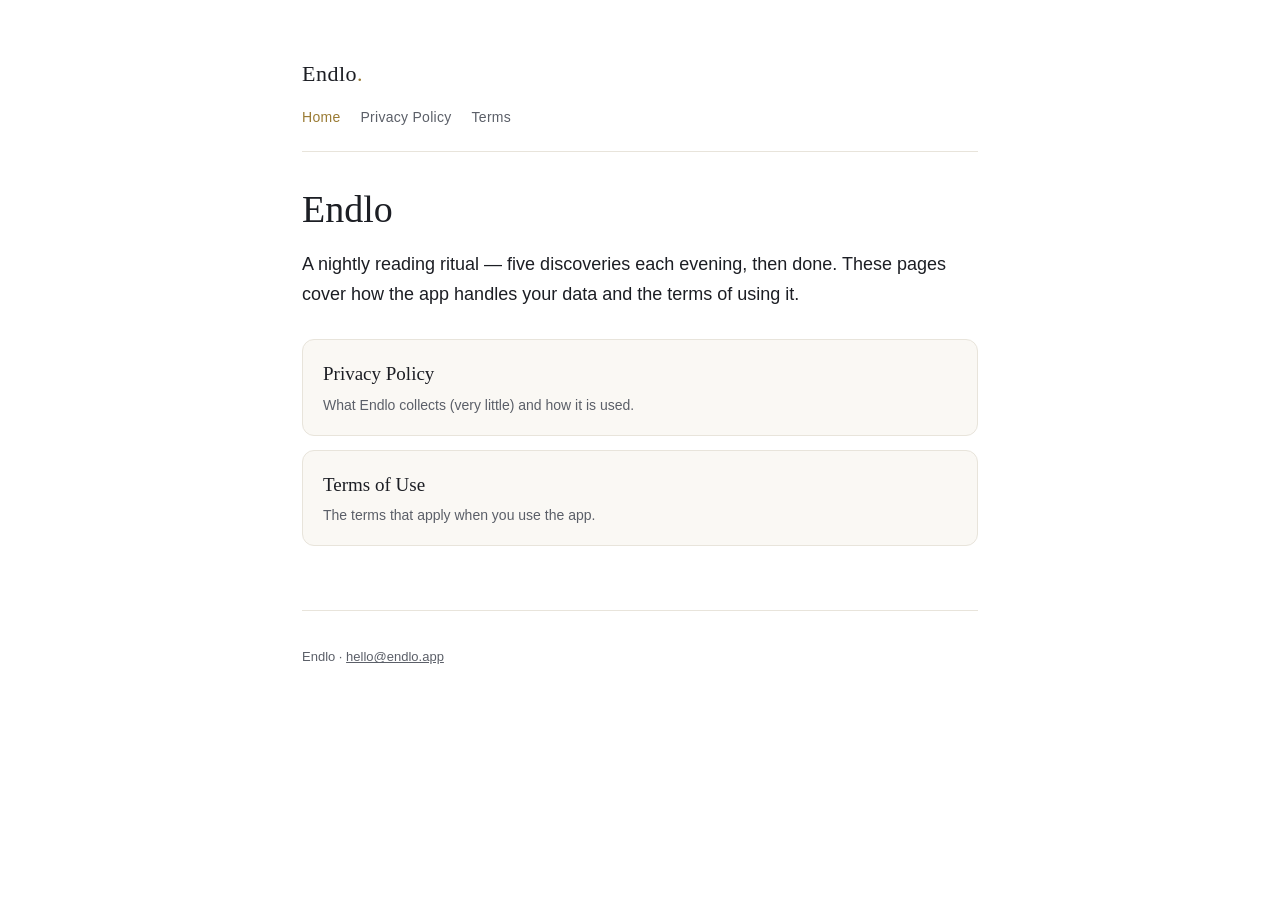
<file: index.html>
<!doctype html>
<html lang="en">
<head>
<meta charset="utf-8" />
<meta name="viewport" content="width=device-width, initial-scale=1" />
<title>Endlo — Legal</title>
<meta name="description" content="Endlo mobile app — Privacy Policy and Terms of Use." />
<link rel="stylesheet" href="style.css" />
</head>
<body>
<div class="wrap">
  <header>
    <a class="brand" href="./">Endlo<span class="dot">.</span></a>
    <nav>
      <a href="./" class="active">Home</a>
      <a href="policy/">Privacy Policy</a>
      <a href="legal/">Terms</a>
    </nav>
  </header>

  <main>
    <h1>Endlo</h1>
    <p class="lead">A nightly reading ritual — five discoveries each evening, then done. These pages cover how the app handles your data and the terms of using it.</p>

    <div class="home-links">
      <a href="policy/">Privacy Policy<span>What Endlo collects (very little) and how it is used.</span></a>
      <a href="legal/">Terms of Use<span>The terms that apply when you use the app.</span></a>
    </div>
  </main>

  <footer>
    <p>Endlo · <a href="mailto:hello@endlo.app">hello@endlo.app</a></p>
  </footer>
</div>
</body>
</html>
</file>
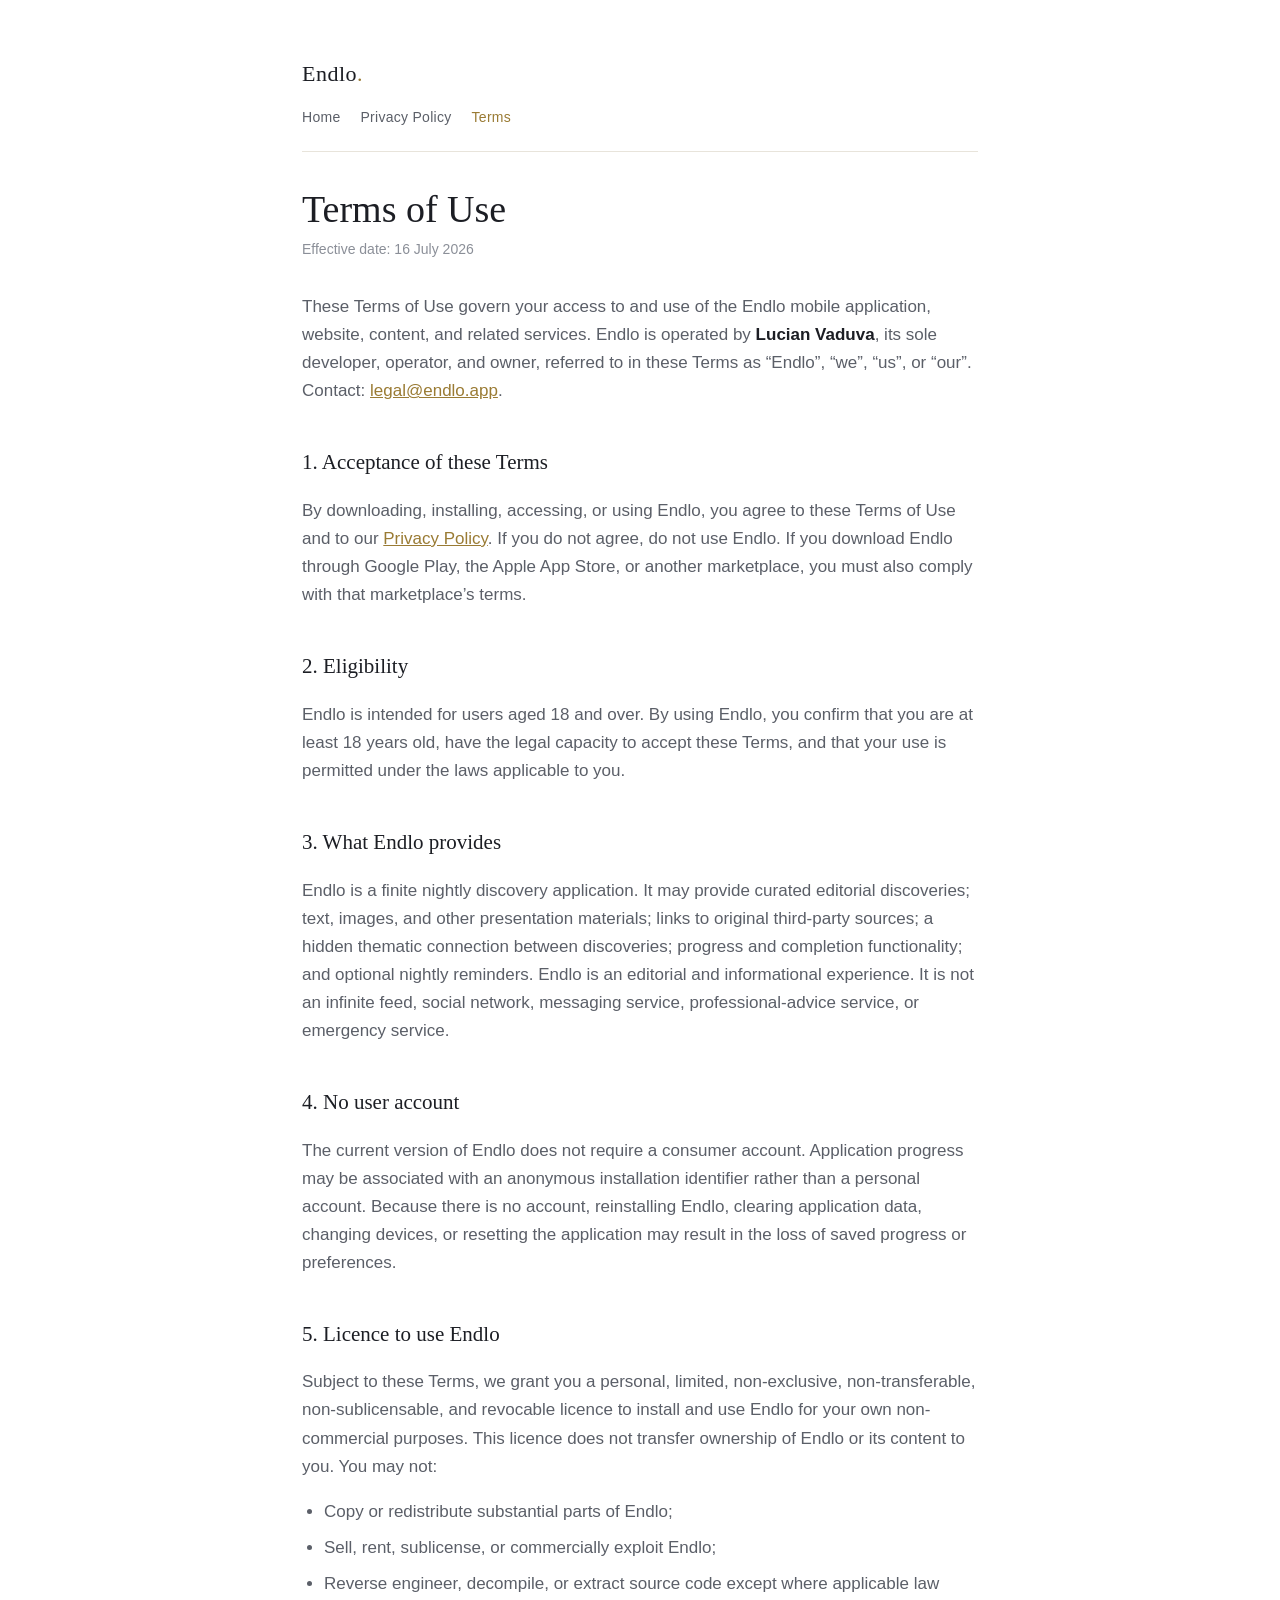
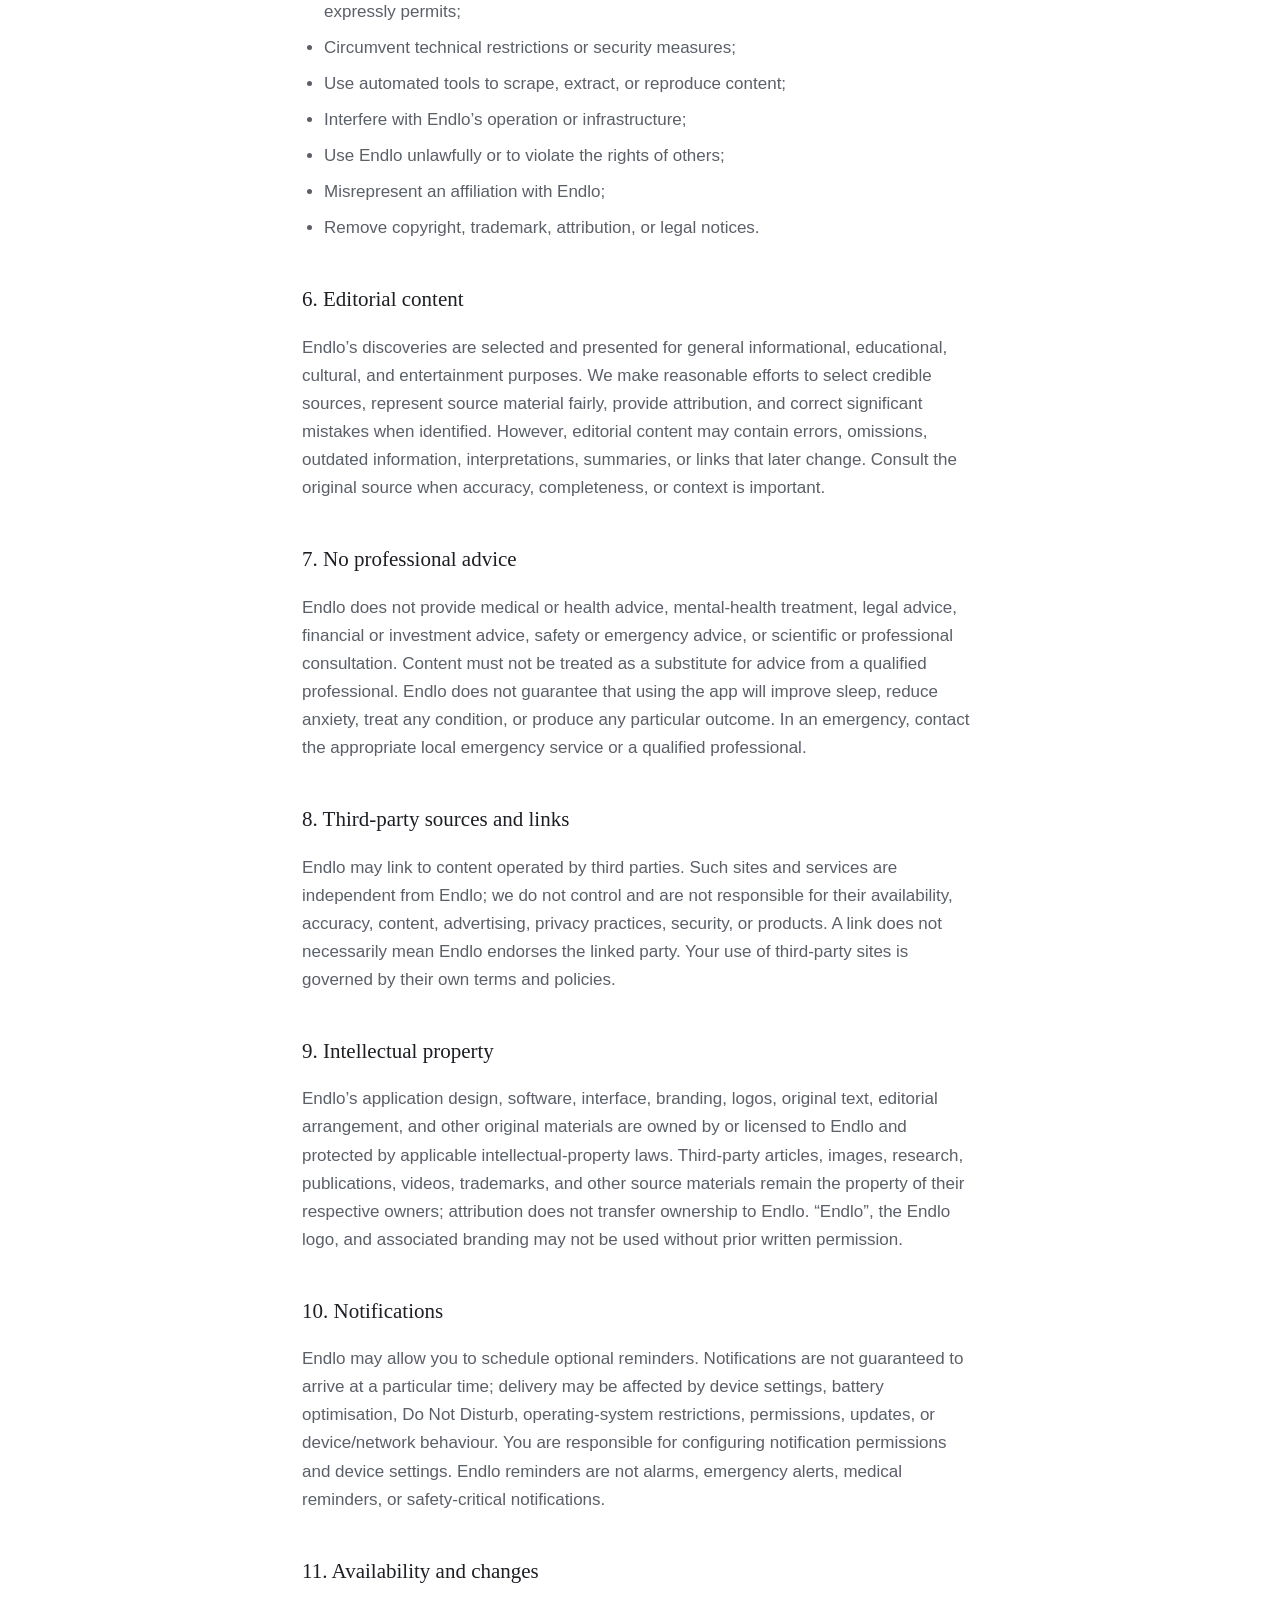
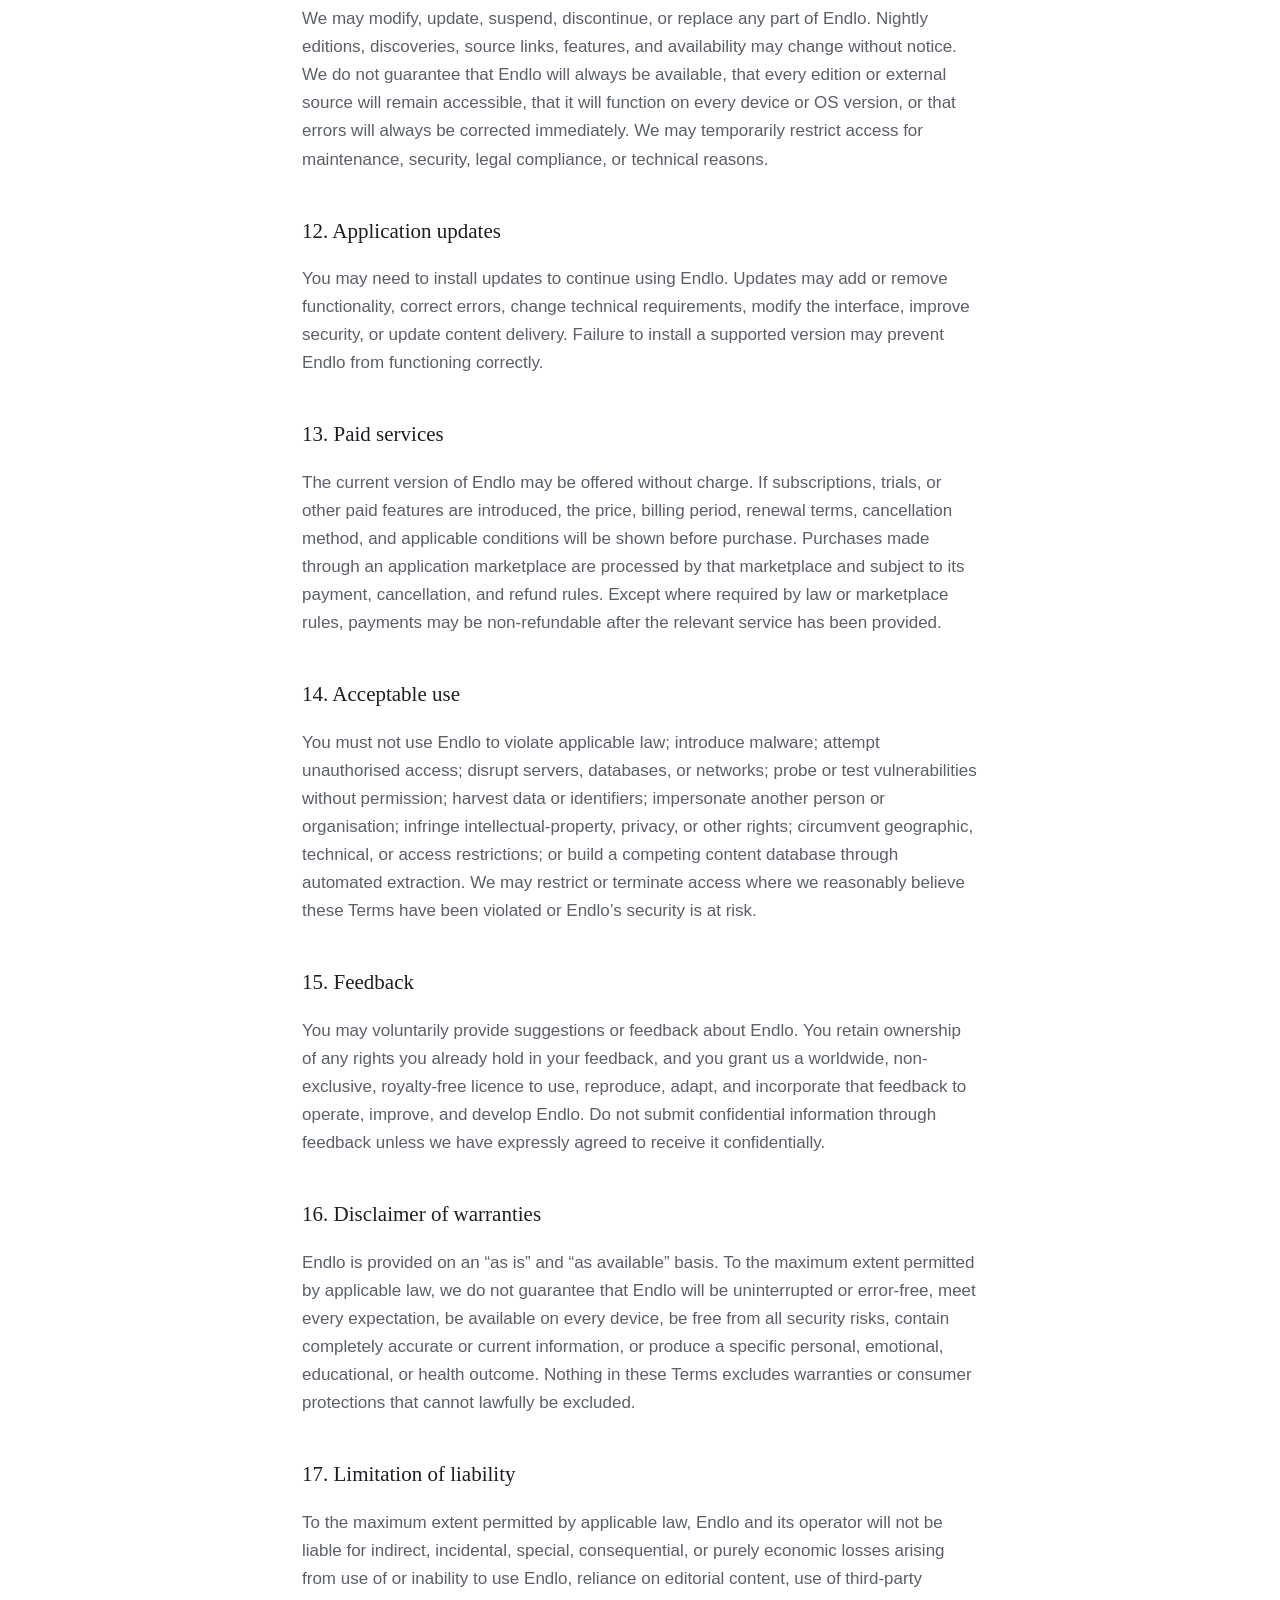
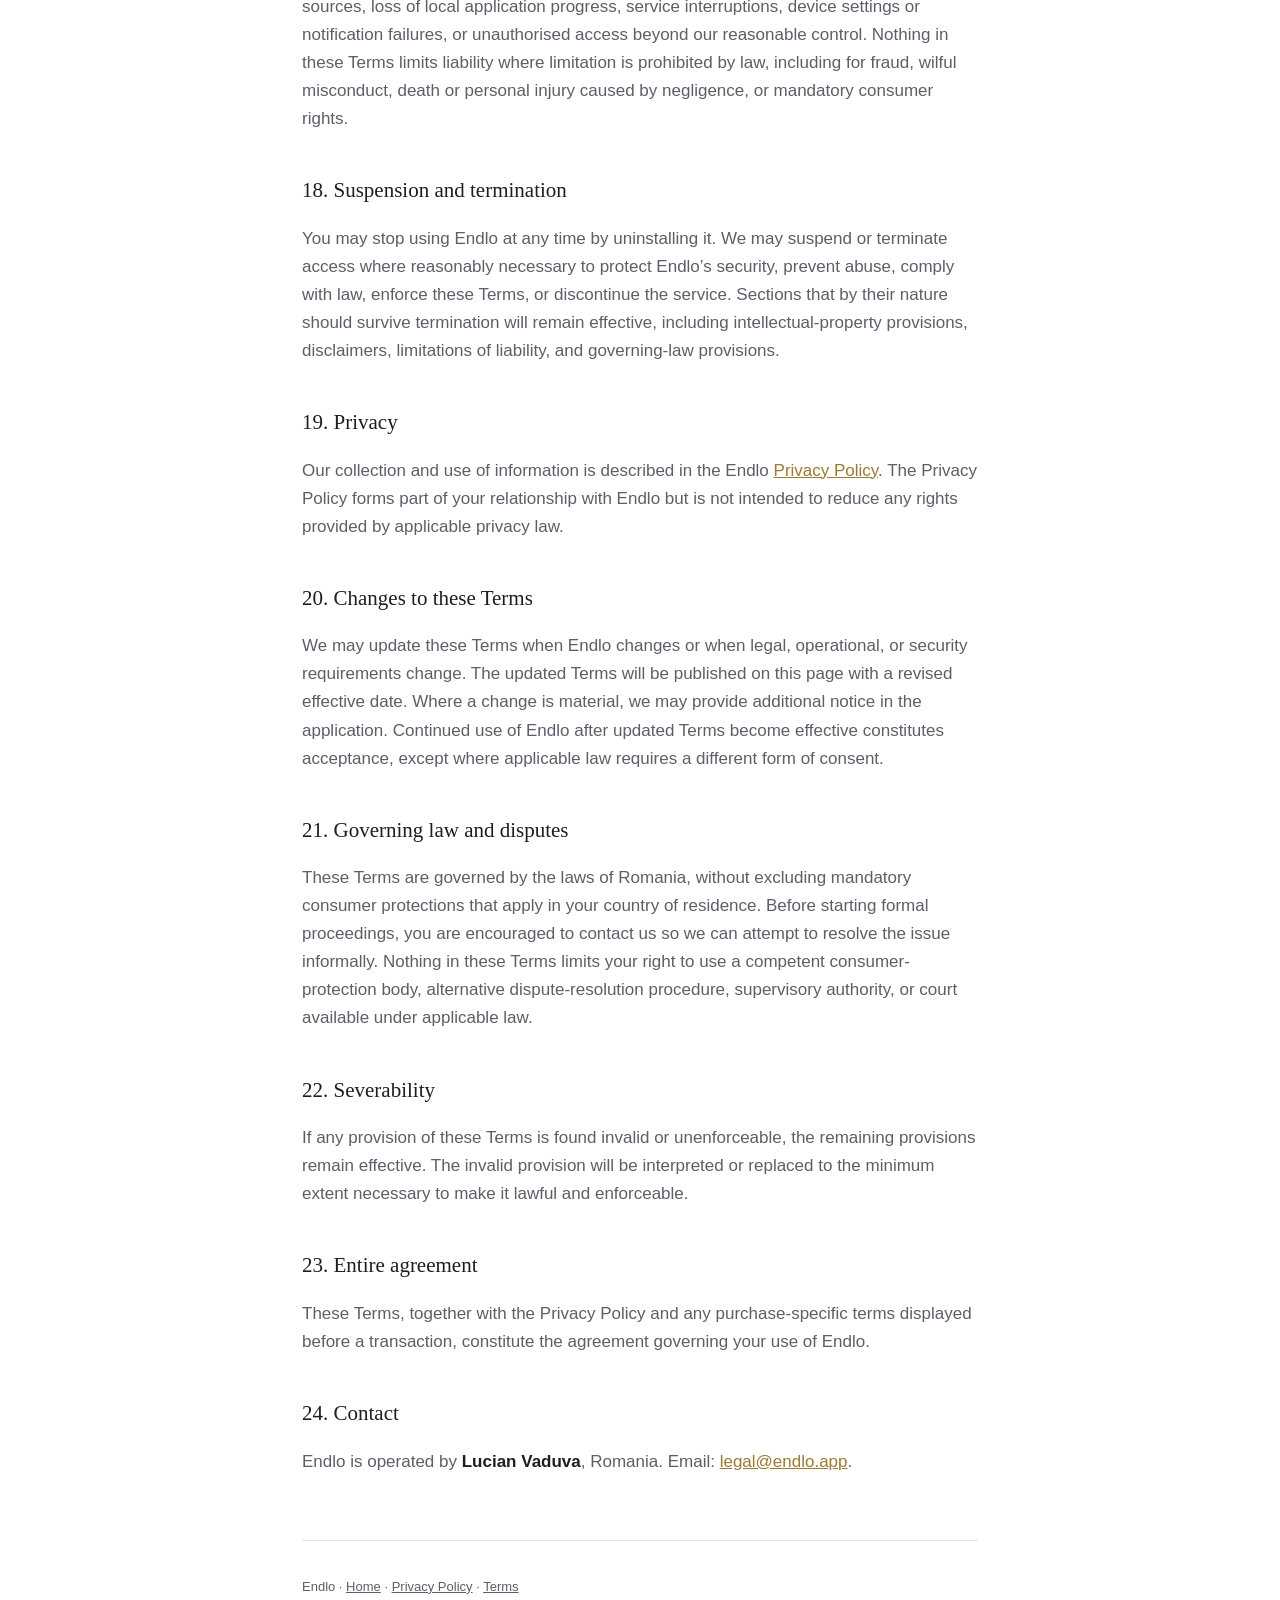
<file: legal/index.html>
<!doctype html>
<html lang="en">
<head>
<meta charset="utf-8" />
<meta name="viewport" content="width=device-width, initial-scale=1" />
<title>Terms of Use — Endlo</title>
<meta name="description" content="Terms of Use for the Endlo mobile app." />
<link rel="stylesheet" href="../style.css" />
</head>
<body>
<div class="wrap">
  <header>
    <a class="brand" href="../">Endlo<span class="dot">.</span></a>
    <nav>
      <a href="../">Home</a>
      <a href="../policy/">Privacy Policy</a>
      <a href="./" class="active">Terms</a>
    </nav>
  </header>

  <main>
    <h1>Terms of Use</h1>
    <p class="eff">Effective date: 16 July 2026</p>

    <p>These Terms of Use govern your access to and use of the Endlo mobile application, website, content, and related services. Endlo is operated by <strong>Lucian Vaduva</strong>, its sole developer, operator, and owner, referred to in these Terms as “Endlo”, “we”, “us”, or “our”. Contact: <a href="mailto:legal@endlo.app">legal@endlo.app</a>.</p>

    <h2>1. Acceptance of these Terms</h2>
    <p>By downloading, installing, accessing, or using Endlo, you agree to these Terms of Use and to our <a href="../policy/">Privacy Policy</a>. If you do not agree, do not use Endlo. If you download Endlo through Google Play, the Apple App Store, or another marketplace, you must also comply with that marketplace’s terms.</p>

    <h2>2. Eligibility</h2>
    <p>Endlo is intended for users aged 18 and over. By using Endlo, you confirm that you are at least 18 years old, have the legal capacity to accept these Terms, and that your use is permitted under the laws applicable to you.</p>

    <h2>3. What Endlo provides</h2>
    <p>Endlo is a finite nightly discovery application. It may provide curated editorial discoveries; text, images, and other presentation materials; links to original third-party sources; a hidden thematic connection between discoveries; progress and completion functionality; and optional nightly reminders. Endlo is an editorial and informational experience. It is not an infinite feed, social network, messaging service, professional-advice service, or emergency service.</p>

    <h2>4. No user account</h2>
    <p>The current version of Endlo does not require a consumer account. Application progress may be associated with an anonymous installation identifier rather than a personal account. Because there is no account, reinstalling Endlo, clearing application data, changing devices, or resetting the application may result in the loss of saved progress or preferences.</p>

    <h2>5. Licence to use Endlo</h2>
    <p>Subject to these Terms, we grant you a personal, limited, non-exclusive, non-transferable, non-sublicensable, and revocable licence to install and use Endlo for your own non-commercial purposes. This licence does not transfer ownership of Endlo or its content to you. You may not:</p>
    <ul>
      <li>Copy or redistribute substantial parts of Endlo;</li>
      <li>Sell, rent, sublicense, or commercially exploit Endlo;</li>
      <li>Reverse engineer, decompile, or extract source code except where applicable law expressly permits;</li>
      <li>Circumvent technical restrictions or security measures;</li>
      <li>Use automated tools to scrape, extract, or reproduce content;</li>
      <li>Interfere with Endlo’s operation or infrastructure;</li>
      <li>Use Endlo unlawfully or to violate the rights of others;</li>
      <li>Misrepresent an affiliation with Endlo;</li>
      <li>Remove copyright, trademark, attribution, or legal notices.</li>
    </ul>

    <h2>6. Editorial content</h2>
    <p>Endlo’s discoveries are selected and presented for general informational, educational, cultural, and entertainment purposes. We make reasonable efforts to select credible sources, represent source material fairly, provide attribution, and correct significant mistakes when identified. However, editorial content may contain errors, omissions, outdated information, interpretations, summaries, or links that later change. Consult the original source when accuracy, completeness, or context is important.</p>

    <h2>7. No professional advice</h2>
    <p>Endlo does not provide medical or health advice, mental-health treatment, legal advice, financial or investment advice, safety or emergency advice, or scientific or professional consultation. Content must not be treated as a substitute for advice from a qualified professional. Endlo does not guarantee that using the app will improve sleep, reduce anxiety, treat any condition, or produce any particular outcome. In an emergency, contact the appropriate local emergency service or a qualified professional.</p>

    <h2>8. Third-party sources and links</h2>
    <p>Endlo may link to content operated by third parties. Such sites and services are independent from Endlo; we do not control and are not responsible for their availability, accuracy, content, advertising, privacy practices, security, or products. A link does not necessarily mean Endlo endorses the linked party. Your use of third-party sites is governed by their own terms and policies.</p>

    <h2>9. Intellectual property</h2>
    <p>Endlo’s application design, software, interface, branding, logos, original text, editorial arrangement, and other original materials are owned by or licensed to Endlo and protected by applicable intellectual-property laws. Third-party articles, images, research, publications, videos, trademarks, and other source materials remain the property of their respective owners; attribution does not transfer ownership to Endlo. “Endlo”, the Endlo logo, and associated branding may not be used without prior written permission.</p>

    <h2>10. Notifications</h2>
    <p>Endlo may allow you to schedule optional reminders. Notifications are not guaranteed to arrive at a particular time; delivery may be affected by device settings, battery optimisation, Do Not Disturb, operating-system restrictions, permissions, updates, or device/network behaviour. You are responsible for configuring notification permissions and device settings. Endlo reminders are not alarms, emergency alerts, medical reminders, or safety-critical notifications.</p>

    <h2>11. Availability and changes</h2>
    <p>We may modify, update, suspend, discontinue, or replace any part of Endlo. Nightly editions, discoveries, source links, features, and availability may change without notice. We do not guarantee that Endlo will always be available, that every edition or external source will remain accessible, that it will function on every device or OS version, or that errors will always be corrected immediately. We may temporarily restrict access for maintenance, security, legal compliance, or technical reasons.</p>

    <h2>12. Application updates</h2>
    <p>You may need to install updates to continue using Endlo. Updates may add or remove functionality, correct errors, change technical requirements, modify the interface, improve security, or update content delivery. Failure to install a supported version may prevent Endlo from functioning correctly.</p>

    <h2>13. Paid services</h2>
    <p>The current version of Endlo may be offered without charge. If subscriptions, trials, or other paid features are introduced, the price, billing period, renewal terms, cancellation method, and applicable conditions will be shown before purchase. Purchases made through an application marketplace are processed by that marketplace and subject to its payment, cancellation, and refund rules. Except where required by law or marketplace rules, payments may be non-refundable after the relevant service has been provided.</p>

    <h2>14. Acceptable use</h2>
    <p>You must not use Endlo to violate applicable law; introduce malware; attempt unauthorised access; disrupt servers, databases, or networks; probe or test vulnerabilities without permission; harvest data or identifiers; impersonate another person or organisation; infringe intellectual-property, privacy, or other rights; circumvent geographic, technical, or access restrictions; or build a competing content database through automated extraction. We may restrict or terminate access where we reasonably believe these Terms have been violated or Endlo’s security is at risk.</p>

    <h2>15. Feedback</h2>
    <p>You may voluntarily provide suggestions or feedback about Endlo. You retain ownership of any rights you already hold in your feedback, and you grant us a worldwide, non-exclusive, royalty-free licence to use, reproduce, adapt, and incorporate that feedback to operate, improve, and develop Endlo. Do not submit confidential information through feedback unless we have expressly agreed to receive it confidentially.</p>

    <h2>16. Disclaimer of warranties</h2>
    <p>Endlo is provided on an “as is” and “as available” basis. To the maximum extent permitted by applicable law, we do not guarantee that Endlo will be uninterrupted or error-free, meet every expectation, be available on every device, be free from all security risks, contain completely accurate or current information, or produce a specific personal, emotional, educational, or health outcome. Nothing in these Terms excludes warranties or consumer protections that cannot lawfully be excluded.</p>

    <h2>17. Limitation of liability</h2>
    <p>To the maximum extent permitted by applicable law, Endlo and its operator will not be liable for indirect, incidental, special, consequential, or purely economic losses arising from use of or inability to use Endlo, reliance on editorial content, use of third-party sources, loss of local application progress, service interruptions, device settings or notification failures, or unauthorised access beyond our reasonable control. Nothing in these Terms limits liability where limitation is prohibited by law, including for fraud, wilful misconduct, death or personal injury caused by negligence, or mandatory consumer rights.</p>

    <h2>18. Suspension and termination</h2>
    <p>You may stop using Endlo at any time by uninstalling it. We may suspend or terminate access where reasonably necessary to protect Endlo’s security, prevent abuse, comply with law, enforce these Terms, or discontinue the service. Sections that by their nature should survive termination will remain effective, including intellectual-property provisions, disclaimers, limitations of liability, and governing-law provisions.</p>

    <h2>19. Privacy</h2>
    <p>Our collection and use of information is described in the Endlo <a href="../policy/">Privacy Policy</a>. The Privacy Policy forms part of your relationship with Endlo but is not intended to reduce any rights provided by applicable privacy law.</p>

    <h2>20. Changes to these Terms</h2>
    <p>We may update these Terms when Endlo changes or when legal, operational, or security requirements change. The updated Terms will be published on this page with a revised effective date. Where a change is material, we may provide additional notice in the application. Continued use of Endlo after updated Terms become effective constitutes acceptance, except where applicable law requires a different form of consent.</p>

    <h2>21. Governing law and disputes</h2>
    <p>These Terms are governed by the laws of Romania, without excluding mandatory consumer protections that apply in your country of residence. Before starting formal proceedings, you are encouraged to contact us so we can attempt to resolve the issue informally. Nothing in these Terms limits your right to use a competent consumer-protection body, alternative dispute-resolution procedure, supervisory authority, or court available under applicable law.</p>

    <h2>22. Severability</h2>
    <p>If any provision of these Terms is found invalid or unenforceable, the remaining provisions remain effective. The invalid provision will be interpreted or replaced to the minimum extent necessary to make it lawful and enforceable.</p>

    <h2>23. Entire agreement</h2>
    <p>These Terms, together with the Privacy Policy and any purchase-specific terms displayed before a transaction, constitute the agreement governing your use of Endlo.</p>

    <h2>24. Contact</h2>
    <p>Endlo is operated by <strong>Lucian Vaduva</strong>, Romania. Email: <a href="mailto:legal@endlo.app">legal@endlo.app</a>.</p>
  </main>

  <footer>
    <p>Endlo · <a href="../">Home</a> · <a href="../policy/">Privacy Policy</a> · <a href="./">Terms</a></p>
  </footer>
</div>
</body>
</html>
</file>
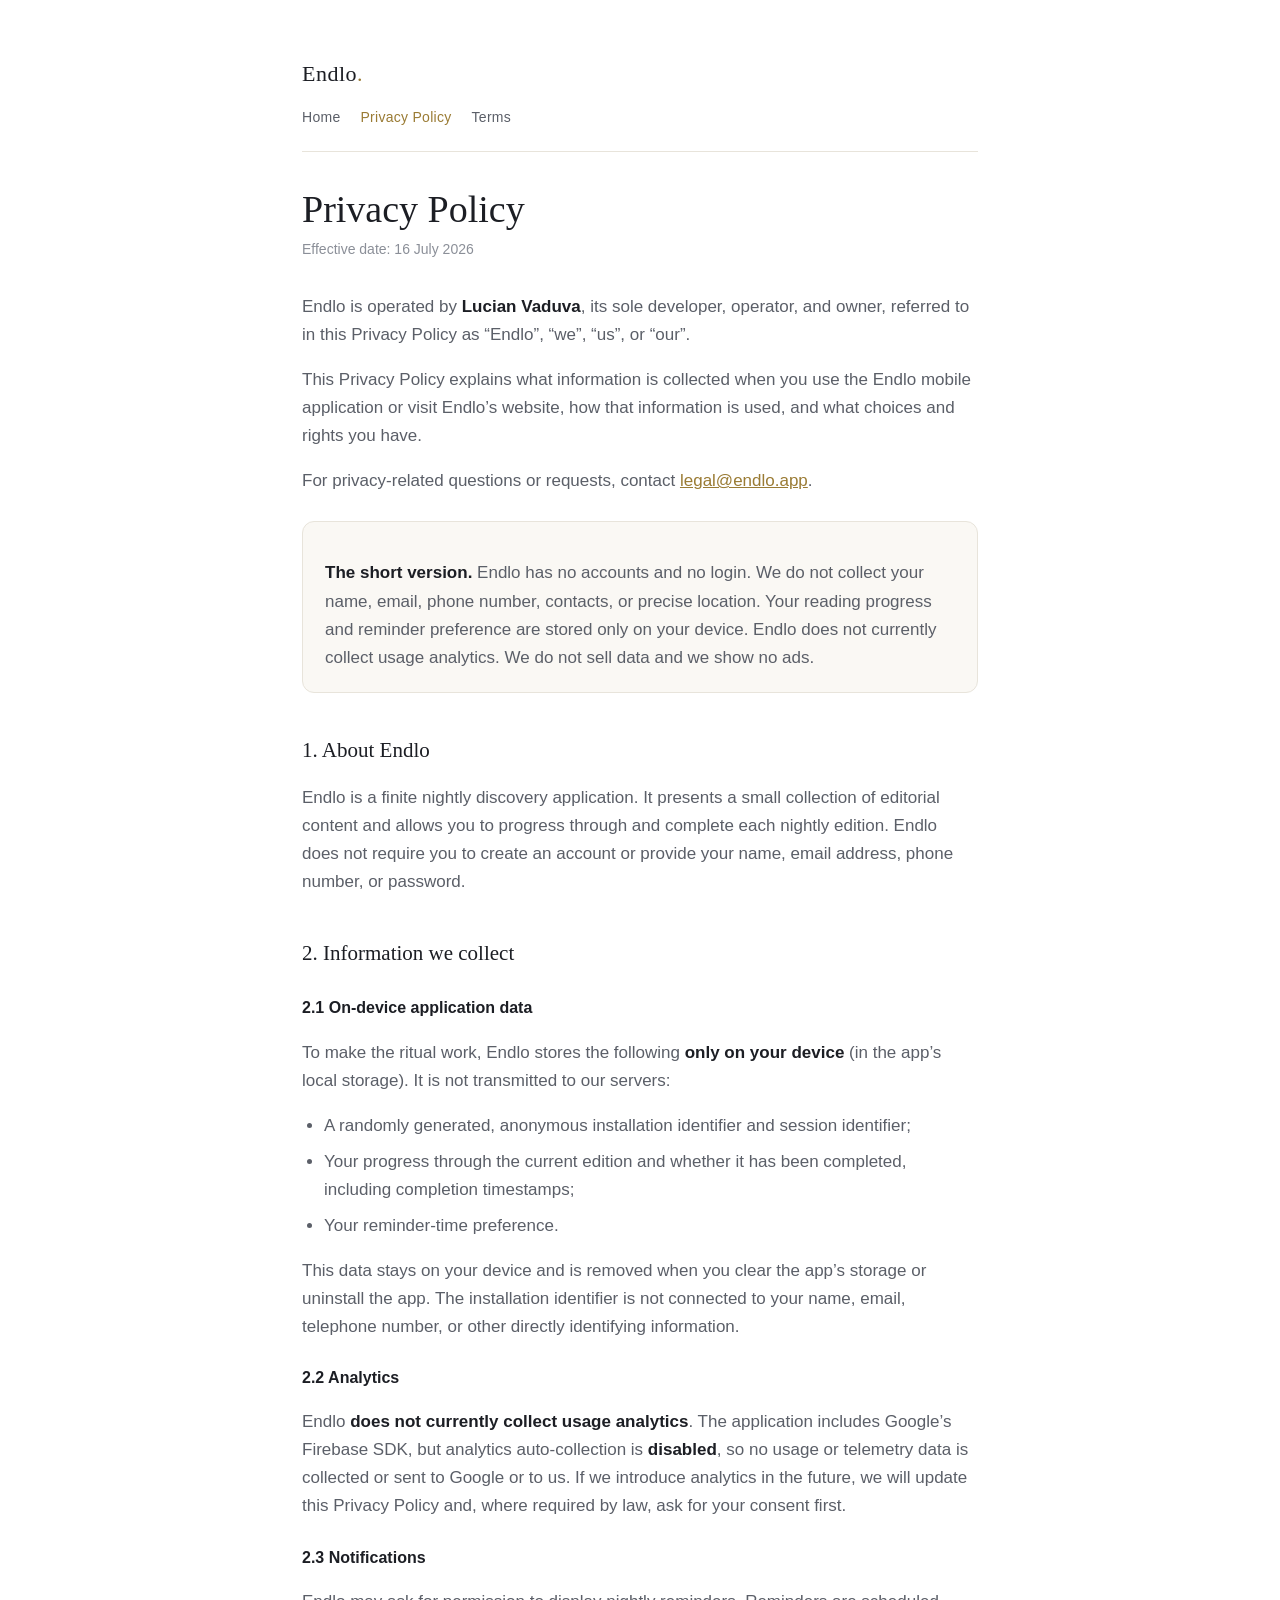
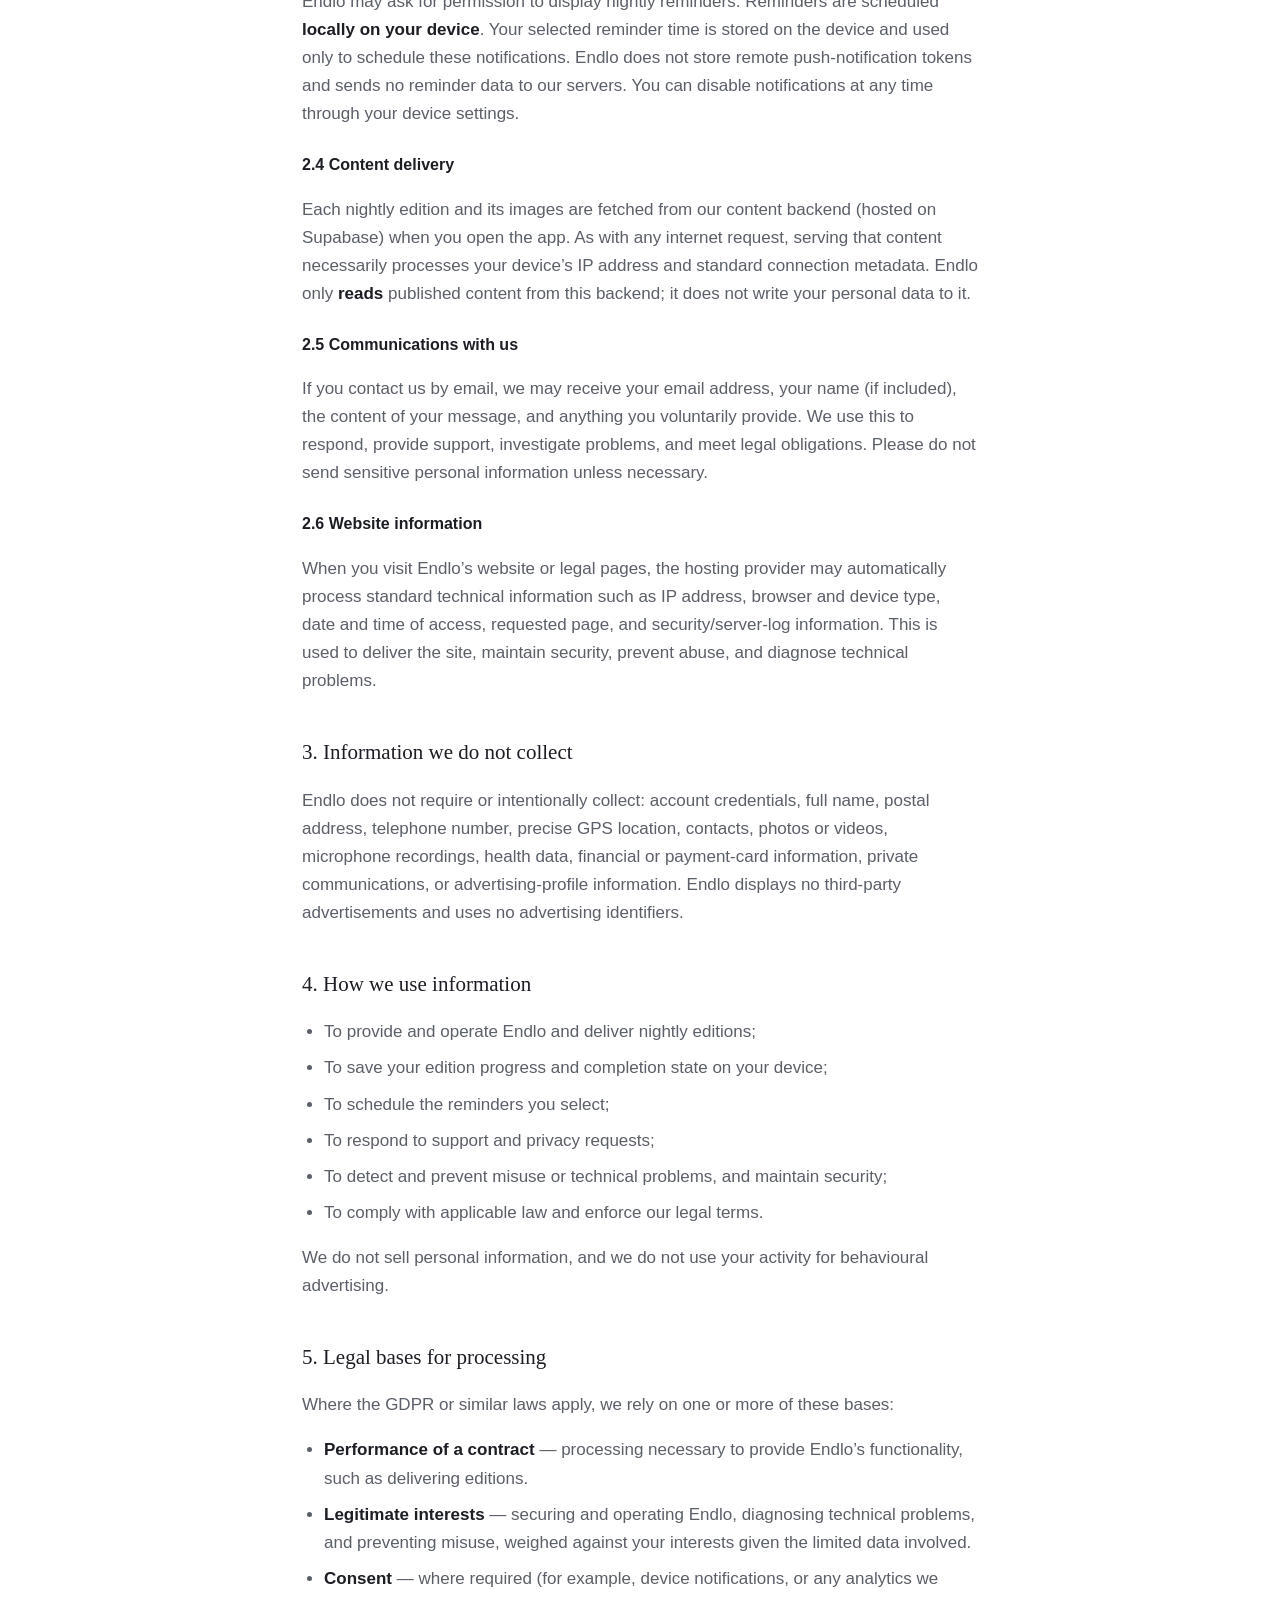
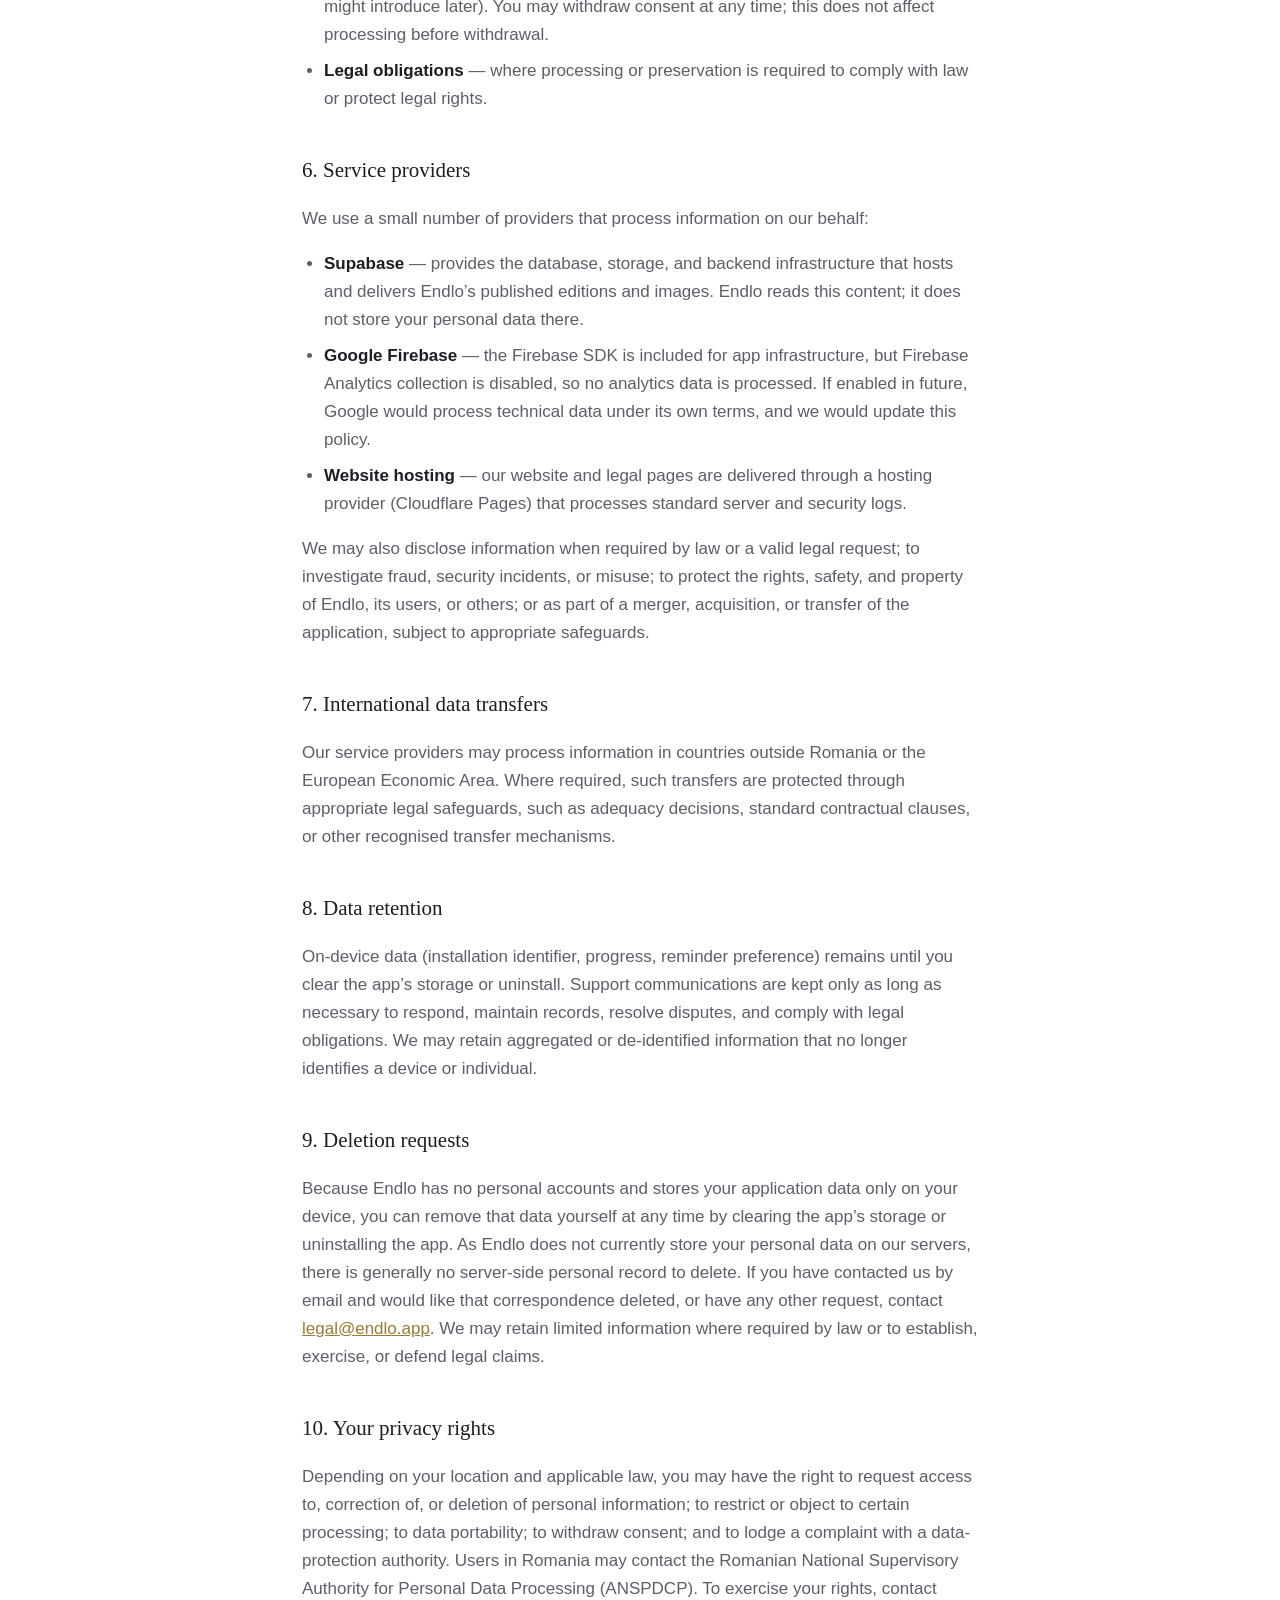
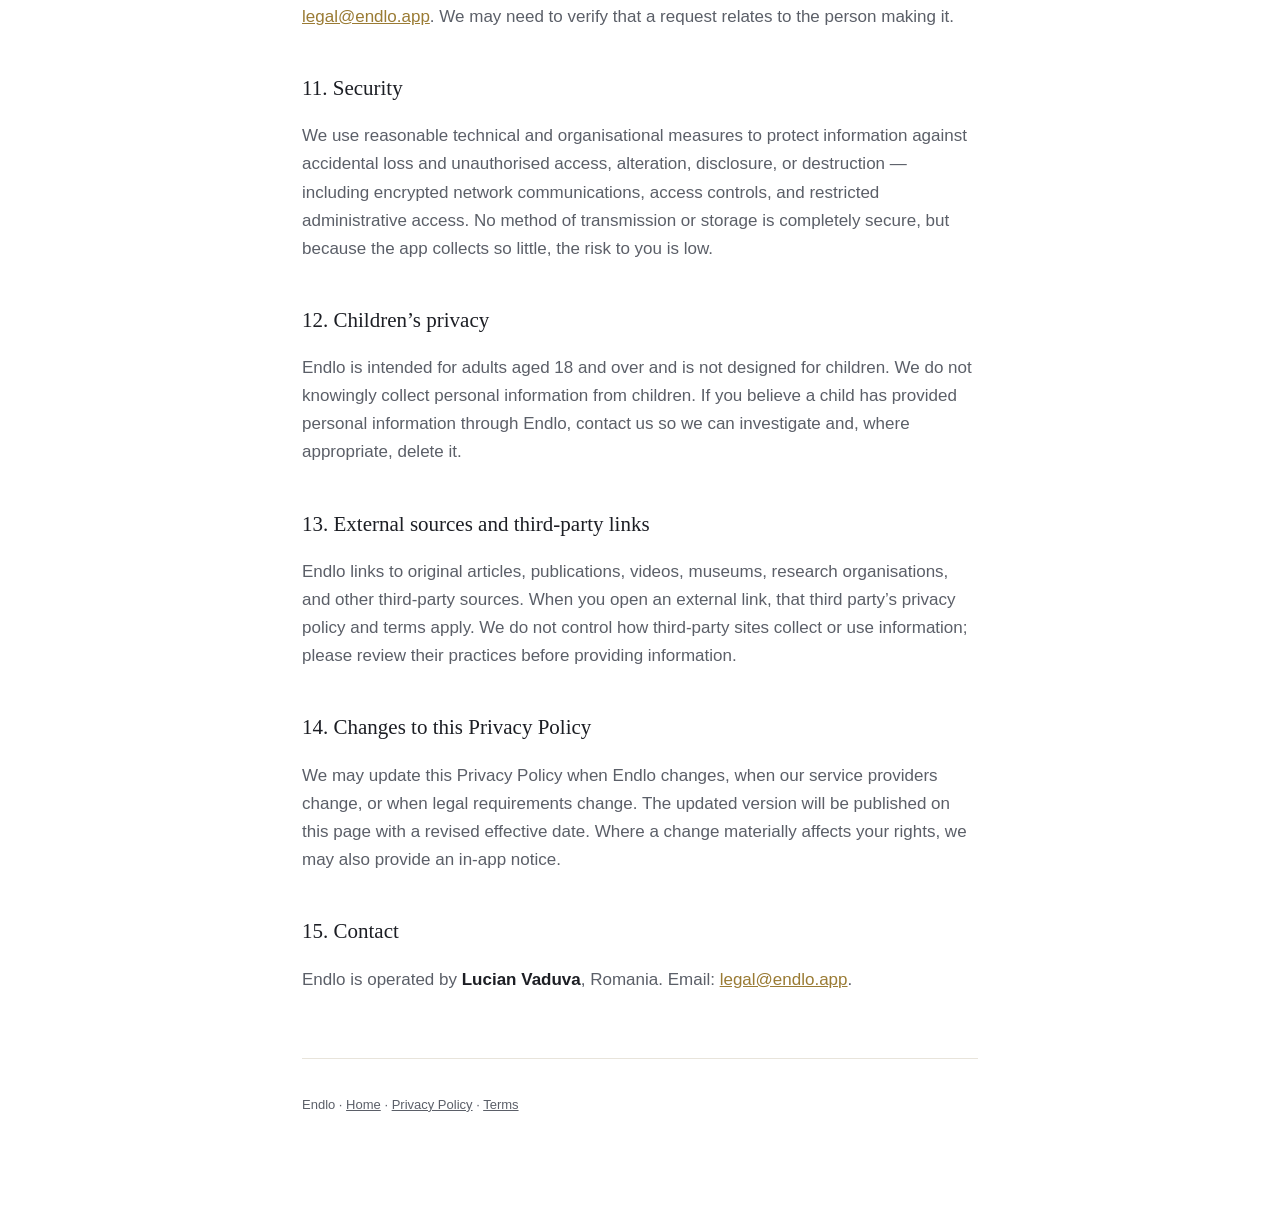
<file: policy/index.html>
<!doctype html>
<html lang="en">
<head>
<meta charset="utf-8" />
<meta name="viewport" content="width=device-width, initial-scale=1" />
<title>Privacy Policy — Endlo</title>
<meta name="description" content="Privacy Policy for the Endlo mobile app." />
<link rel="stylesheet" href="../style.css" />
</head>
<body>
<div class="wrap">
  <header>
    <a class="brand" href="../">Endlo<span class="dot">.</span></a>
    <nav>
      <a href="../">Home</a>
      <a href="./" class="active">Privacy Policy</a>
      <a href="../legal/">Terms</a>
    </nav>
  </header>

  <main>
    <h1>Privacy Policy</h1>
    <p class="eff">Effective date: 16 July 2026</p>

    <p>Endlo is operated by <strong>Lucian Vaduva</strong>, its sole developer, operator, and owner, referred to in this Privacy Policy as “Endlo”, “we”, “us”, or “our”.</p>
    <p>This Privacy Policy explains what information is collected when you use the Endlo mobile application or visit Endlo’s website, how that information is used, and what choices and rights you have.</p>
    <p>For privacy-related questions or requests, contact <a href="mailto:legal@endlo.app">legal@endlo.app</a>.</p>

    <div class="card">
      <p><strong>The short version.</strong> Endlo has no accounts and no login. We do not collect your name, email, phone number, contacts, or precise location. Your reading progress and reminder preference are stored only on your device. Endlo does not currently collect usage analytics. We do not sell data and we show no ads.</p>
    </div>

    <h2>1. About Endlo</h2>
    <p>Endlo is a finite nightly discovery application. It presents a small collection of editorial content and allows you to progress through and complete each nightly edition. Endlo does not require you to create an account or provide your name, email address, phone number, or password.</p>

    <h2>2. Information we collect</h2>

    <h3>2.1 On-device application data</h3>
    <p>To make the ritual work, Endlo stores the following <strong>only on your device</strong> (in the app’s local storage). It is not transmitted to our servers:</p>
    <ul>
      <li>A randomly generated, anonymous installation identifier and session identifier;</li>
      <li>Your progress through the current edition and whether it has been completed, including completion timestamps;</li>
      <li>Your reminder-time preference.</li>
    </ul>
    <p>This data stays on your device and is removed when you clear the app’s storage or uninstall the app. The installation identifier is not connected to your name, email, telephone number, or other directly identifying information.</p>

    <h3>2.2 Analytics</h3>
    <p>Endlo <strong>does not currently collect usage analytics</strong>. The application includes Google’s Firebase SDK, but analytics auto-collection is <strong>disabled</strong>, so no usage or telemetry data is collected or sent to Google or to us. If we introduce analytics in the future, we will update this Privacy Policy and, where required by law, ask for your consent first.</p>

    <h3>2.3 Notifications</h3>
    <p>Endlo may ask for permission to display nightly reminders. Reminders are scheduled <strong>locally on your device</strong>. Your selected reminder time is stored on the device and used only to schedule these notifications. Endlo does not store remote push-notification tokens and sends no reminder data to our servers. You can disable notifications at any time through your device settings.</p>

    <h3>2.4 Content delivery</h3>
    <p>Each nightly edition and its images are fetched from our content backend (hosted on Supabase) when you open the app. As with any internet request, serving that content necessarily processes your device’s IP address and standard connection metadata. Endlo only <strong>reads</strong> published content from this backend; it does not write your personal data to it.</p>

    <h3>2.5 Communications with us</h3>
    <p>If you contact us by email, we may receive your email address, your name (if included), the content of your message, and anything you voluntarily provide. We use this to respond, provide support, investigate problems, and meet legal obligations. Please do not send sensitive personal information unless necessary.</p>

    <h3>2.6 Website information</h3>
    <p>When you visit Endlo’s website or legal pages, the hosting provider may automatically process standard technical information such as IP address, browser and device type, date and time of access, requested page, and security/server-log information. This is used to deliver the site, maintain security, prevent abuse, and diagnose technical problems.</p>

    <h2>3. Information we do not collect</h2>
    <p>Endlo does not require or intentionally collect: account credentials, full name, postal address, telephone number, precise GPS location, contacts, photos or videos, microphone recordings, health data, financial or payment-card information, private communications, or advertising-profile information. Endlo displays no third-party advertisements and uses no advertising identifiers.</p>

    <h2>4. How we use information</h2>
    <ul>
      <li>To provide and operate Endlo and deliver nightly editions;</li>
      <li>To save your edition progress and completion state on your device;</li>
      <li>To schedule the reminders you select;</li>
      <li>To respond to support and privacy requests;</li>
      <li>To detect and prevent misuse or technical problems, and maintain security;</li>
      <li>To comply with applicable law and enforce our legal terms.</li>
    </ul>
    <p>We do not sell personal information, and we do not use your activity for behavioural advertising.</p>

    <h2>5. Legal bases for processing</h2>
    <p>Where the GDPR or similar laws apply, we rely on one or more of these bases:</p>
    <ul>
      <li><strong>Performance of a contract</strong> — processing necessary to provide Endlo’s functionality, such as delivering editions.</li>
      <li><strong>Legitimate interests</strong> — securing and operating Endlo, diagnosing technical problems, and preventing misuse, weighed against your interests given the limited data involved.</li>
      <li><strong>Consent</strong> — where required (for example, device notifications, or any analytics we might introduce later). You may withdraw consent at any time; this does not affect processing before withdrawal.</li>
      <li><strong>Legal obligations</strong> — where processing or preservation is required to comply with law or protect legal rights.</li>
    </ul>

    <h2>6. Service providers</h2>
    <p>We use a small number of providers that process information on our behalf:</p>
    <ul>
      <li><strong>Supabase</strong> — provides the database, storage, and backend infrastructure that hosts and delivers Endlo’s published editions and images. Endlo reads this content; it does not store your personal data there.</li>
      <li><strong>Google Firebase</strong> — the Firebase SDK is included for app infrastructure, but Firebase Analytics collection is disabled, so no analytics data is processed. If enabled in future, Google would process technical data under its own terms, and we would update this policy.</li>
      <li><strong>Website hosting</strong> — our website and legal pages are delivered through a hosting provider (Cloudflare Pages) that processes standard server and security logs.</li>
    </ul>
    <p>We may also disclose information when required by law or a valid legal request; to investigate fraud, security incidents, or misuse; to protect the rights, safety, and property of Endlo, its users, or others; or as part of a merger, acquisition, or transfer of the application, subject to appropriate safeguards.</p>

    <h2>7. International data transfers</h2>
    <p>Our service providers may process information in countries outside Romania or the European Economic Area. Where required, such transfers are protected through appropriate legal safeguards, such as adequacy decisions, standard contractual clauses, or other recognised transfer mechanisms.</p>

    <h2>8. Data retention</h2>
    <p>On-device data (installation identifier, progress, reminder preference) remains until you clear the app’s storage or uninstall. Support communications are kept only as long as necessary to respond, maintain records, resolve disputes, and comply with legal obligations. We may retain aggregated or de-identified information that no longer identifies a device or individual.</p>

    <h2>9. Deletion requests</h2>
    <p>Because Endlo has no personal accounts and stores your application data only on your device, you can remove that data yourself at any time by clearing the app’s storage or uninstalling the app. As Endlo does not currently store your personal data on our servers, there is generally no server-side personal record to delete. If you have contacted us by email and would like that correspondence deleted, or have any other request, contact <a href="mailto:legal@endlo.app">legal@endlo.app</a>. We may retain limited information where required by law or to establish, exercise, or defend legal claims.</p>

    <h2>10. Your privacy rights</h2>
    <p>Depending on your location and applicable law, you may have the right to request access to, correction of, or deletion of personal information; to restrict or object to certain processing; to data portability; to withdraw consent; and to lodge a complaint with a data-protection authority. Users in Romania may contact the Romanian National Supervisory Authority for Personal Data Processing (ANSPDCP). To exercise your rights, contact <a href="mailto:legal@endlo.app">legal@endlo.app</a>. We may need to verify that a request relates to the person making it.</p>

    <h2>11. Security</h2>
    <p>We use reasonable technical and organisational measures to protect information against accidental loss and unauthorised access, alteration, disclosure, or destruction — including encrypted network communications, access controls, and restricted administrative access. No method of transmission or storage is completely secure, but because the app collects so little, the risk to you is low.</p>

    <h2>12. Children’s privacy</h2>
    <p>Endlo is intended for adults aged 18 and over and is not designed for children. We do not knowingly collect personal information from children. If you believe a child has provided personal information through Endlo, contact us so we can investigate and, where appropriate, delete it.</p>

    <h2>13. External sources and third-party links</h2>
    <p>Endlo links to original articles, publications, videos, museums, research organisations, and other third-party sources. When you open an external link, that third party’s privacy policy and terms apply. We do not control how third-party sites collect or use information; please review their practices before providing information.</p>

    <h2>14. Changes to this Privacy Policy</h2>
    <p>We may update this Privacy Policy when Endlo changes, when our service providers change, or when legal requirements change. The updated version will be published on this page with a revised effective date. Where a change materially affects your rights, we may also provide an in-app notice.</p>

    <h2>15. Contact</h2>
    <p>Endlo is operated by <strong>Lucian Vaduva</strong>, Romania. Email: <a href="mailto:legal@endlo.app">legal@endlo.app</a>.</p>
  </main>

  <footer>
    <p>Endlo · <a href="../">Home</a> · <a href="./">Privacy Policy</a> · <a href="../legal/">Terms</a></p>
  </footer>
</div>
</body>
</html>
</file>
<file: style.css>
:root {
  --bg: #ffffff;
  --panel: #faf8f4;
  --ink: #1c1e24;
  --muted: #5b5f68;
  --faint: #8b8f98;
  --gold: #9a7b34;
  --rule: #e8e4db;
  --serif: Georgia, "Times New Roman", serif;
  --sans: -apple-system, BlinkMacSystemFont, "Segoe UI", Roboto, Helvetica, Arial, sans-serif;
}
@media (prefers-color-scheme: dark) {
  :root {
    --bg: #0e1118;
    --panel: #151922;
    --ink: #e9e5db;
    --muted: #a7aab2;
    --faint: #7c8089;
    --gold: #c9a45c;
    --rule: #262b36;
  }
}
* { box-sizing: border-box; }
html { -webkit-text-size-adjust: 100%; }
body {
  margin: 0;
  background: var(--bg);
  color: var(--ink);
  font-family: var(--sans);
  line-height: 1.65;
  font-size: 17px;
}
.wrap { max-width: 720px; margin: 0 auto; padding: 56px 22px 96px; }
header { border-bottom: 1px solid var(--rule); padding-bottom: 22px; margin-bottom: 36px; }
.brand {
  font-family: var(--serif);
  font-size: 22px;
  color: var(--ink);
  letter-spacing: 0.5px;
  text-decoration: none;
}
.brand .dot { color: var(--gold); }
nav { margin-top: 14px; display: flex; gap: 20px; flex-wrap: wrap; }
nav a { color: var(--muted); text-decoration: none; font-size: 14px; letter-spacing: 0.02em; }
nav a:hover, nav a.active { color: var(--gold); }
h1 {
  font-family: var(--serif);
  font-weight: 500;
  font-size: clamp(28px, 6vw, 38px);
  line-height: 1.15;
  margin: 0 0 6px;
  text-wrap: balance;
}
.eff { color: var(--faint); font-size: 14px; margin: 0 0 32px; }
h2 {
  font-family: var(--serif);
  font-weight: 500;
  font-size: 21px;
  margin: 40px 0 10px;
  color: var(--ink);
}
h3 { font-size: 16px; margin: 24px 0 6px; color: var(--ink); }
p, li { color: var(--muted); }
a { color: var(--gold); }
ul { padding-left: 22px; }
li { margin-bottom: 8px; }
strong { color: var(--ink); }
.lead { font-size: 18px; color: var(--ink); }
.card {
  background: var(--panel);
  border: 1px solid var(--rule);
  border-radius: 12px;
  padding: 20px 22px;
  margin: 26px 0;
}
.card p:last-child { margin-bottom: 0; }
footer {
  margin-top: 64px;
  padding-top: 22px;
  border-top: 1px solid var(--rule);
  color: var(--faint);
  font-size: 13px;
}
footer a { color: var(--muted); }
.home-links { display: flex; flex-direction: column; gap: 14px; margin-top: 30px; }
.home-links a {
  display: block;
  background: var(--panel);
  border: 1px solid var(--rule);
  border-radius: 12px;
  padding: 18px 20px;
  text-decoration: none;
  color: var(--ink);
  font-family: var(--serif);
  font-size: 19px;
}
.home-links a span { display: block; font-family: var(--sans); font-size: 14px; color: var(--muted); margin-top: 4px; }
.home-links a:hover { border-color: var(--gold); }
</file>
